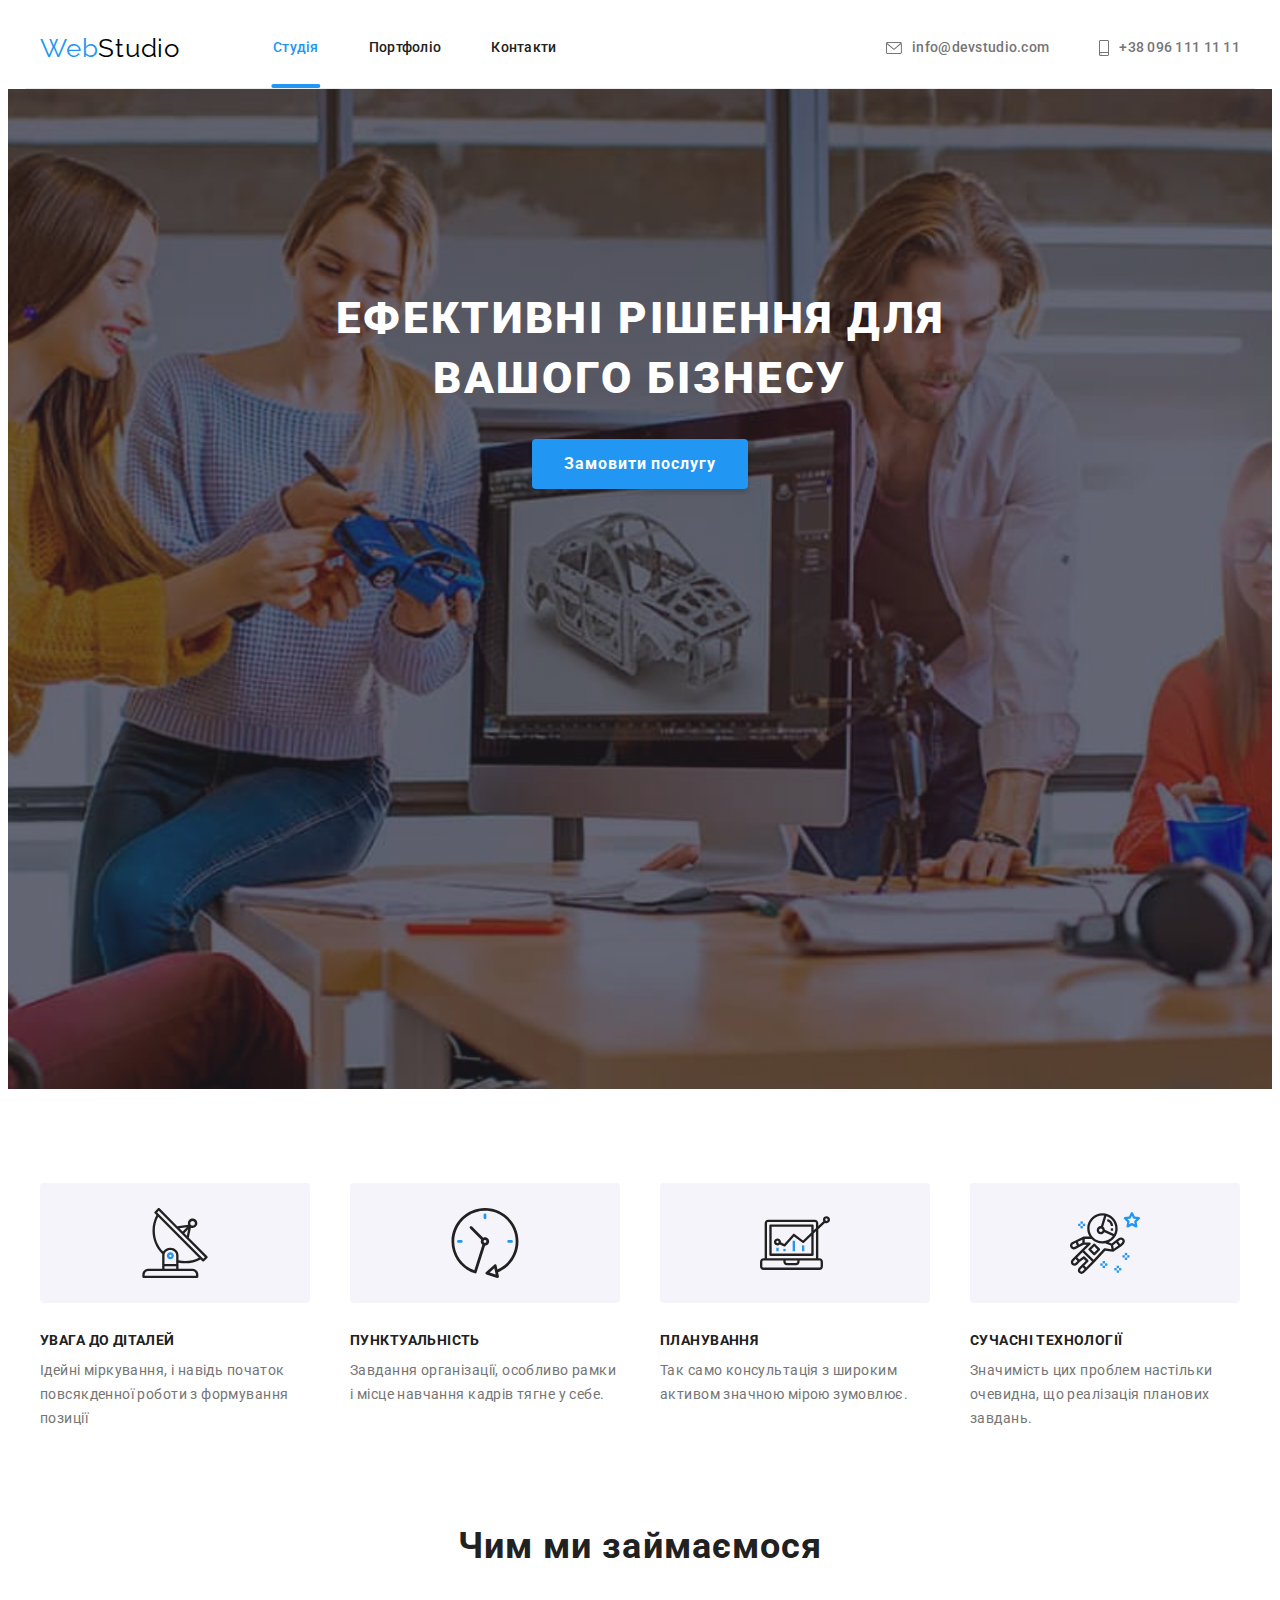
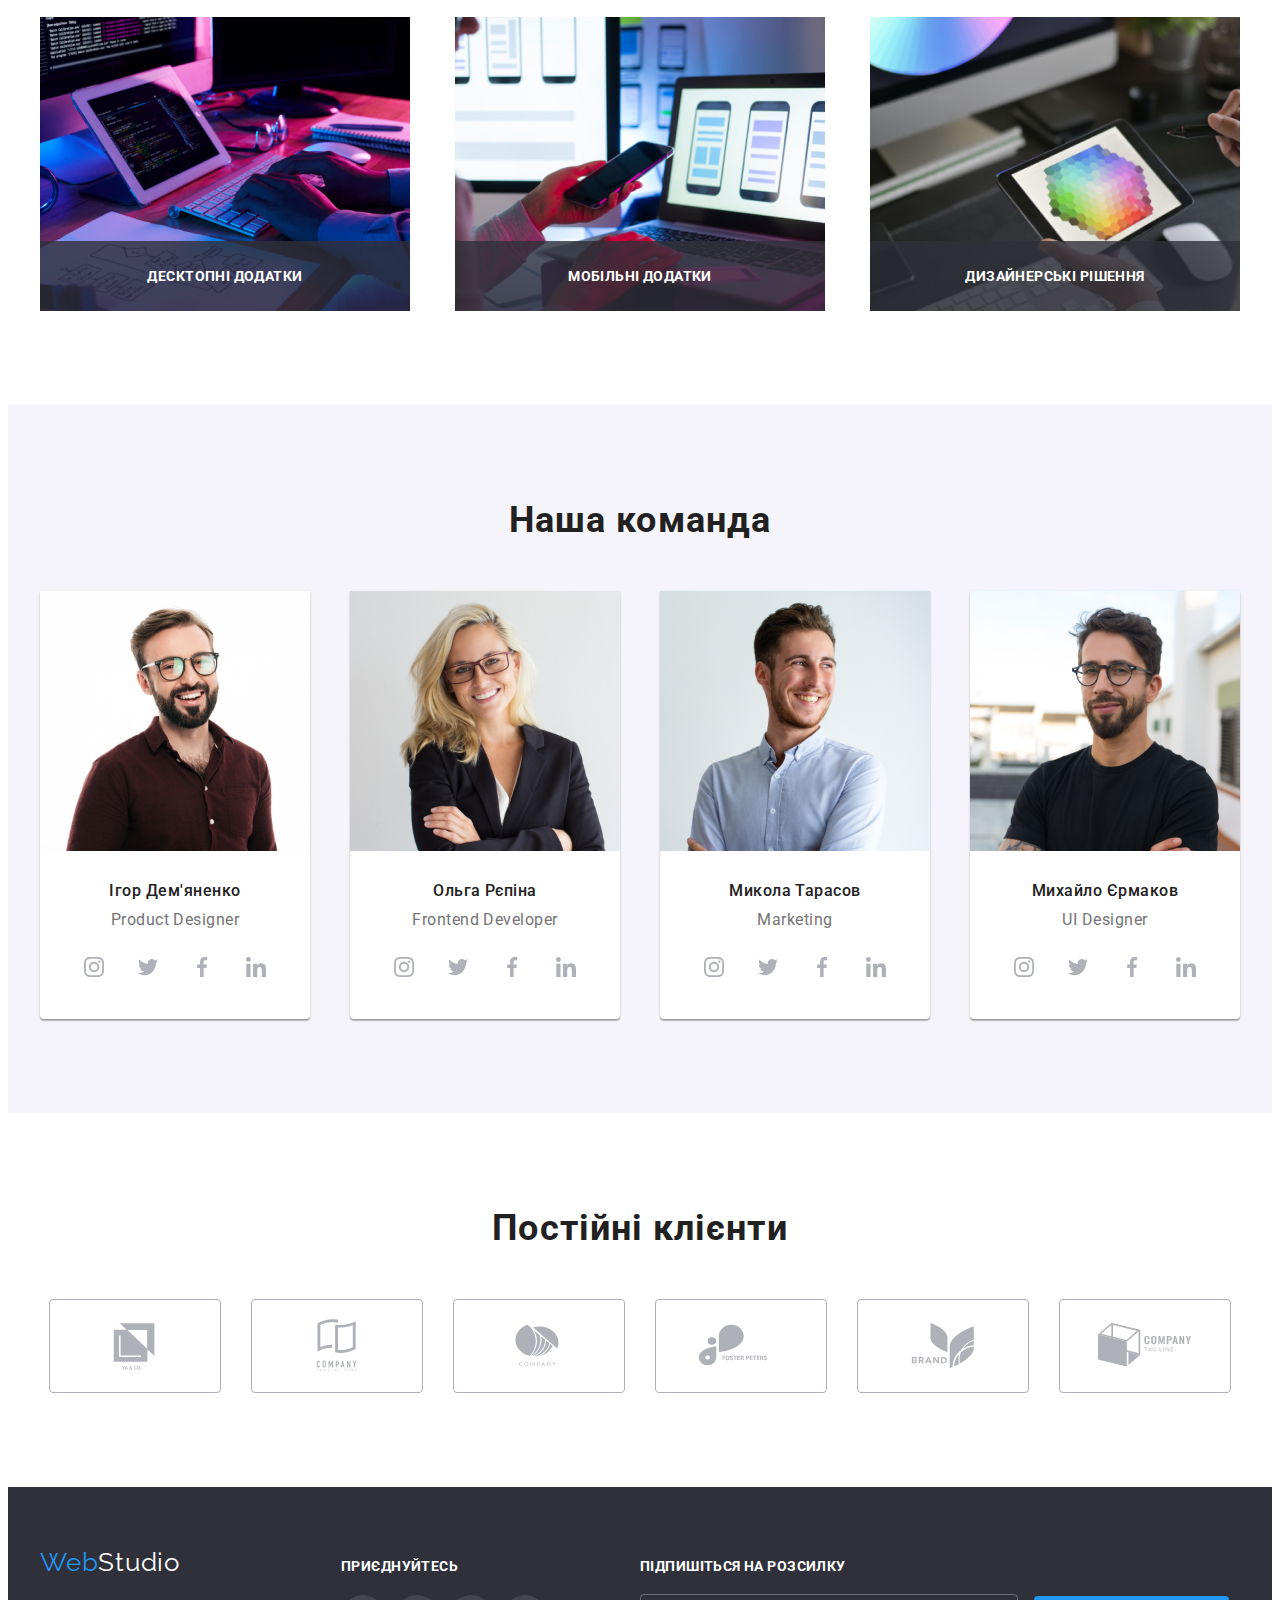
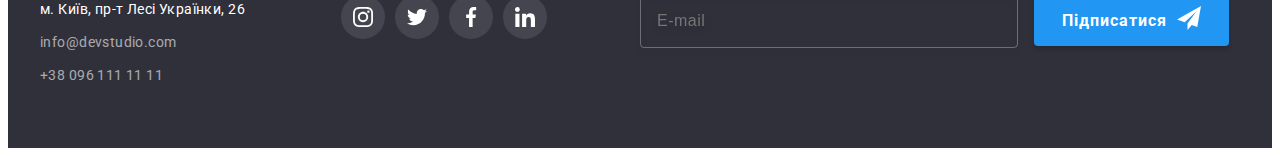
<file: index.html>
<!DOCTYPE html>
<html lang="uk">
  <head>
    <meta charset="UTF-8" />
    <meta http-equiv="X-UA-Compatible" content="IE=edge" />
    <meta name="viewport" content="width=device-width, initial-scale=1.0" />
    <title>Document</title>
    <!--modern-normalize-->
    <link
      rel="stylesheet"
      href="https://cdnjs.cloudflare.com/ajax/libs/modern-normalize/1.1.0/modern-normalize.min.css"
      integrity="sha512-wpPYUAdjBVSE4KJnH1VR1HeZfpl1ub8YT/NKx4PuQ5NmX2tKuGu6U/JRp5y+Y8XG2tV+wKQpNHVUX03MfMFn9Q=="
      crossorigin="anonymous"
      referrerpolicy="no-referrer"
    />
    <link rel="preconnect" href="https://fonts.googleapis.com" />
    <link rel="preconnect" href="https://fonts.gstatic.com" crossorigin />
    <link
      href="https://fonts.googleapis.com/css2?family=Raleway:wght@700&family=Roboto:wght@400;500;700;900&display=swap"
      rel="stylesheet"
    />
    <link rel="stylesheet" href="./css/styles.css" />
  </head>

  <body>
    <header class="header">
      <div class="header__container container">
        <a class="logo header__logo link" href="./index.html" lang="en">
          Web<span class="logo--black">Studio</span>
        </a>
        <nav class="nav">
          <ul class="nav__list list">
            <li class="nav__item">
              <a href="./index.html" class="nav__link  nav__link--current nav__link--current-line link">Студія</a>
            </li>
            <li class="nav__item">
              <a href="./portfolio.html" class="nav__link link">Портфоліо</a>
            </li>
            <li class="nav__item">
              <a href="./contacts.html" class="nav__link link">Контакти</a>
            </li>
          </ul>
        </nav>
        <ul class="header__group list">
          <li>
            <a href="mailto:info@devstudio.com" class="header__contacts link">
              <svg class="header__email" width="16" height="12">
                <use href="./images/icons.svg#icon-envelope"></use></svg>
                info@devstudio.com
            </a>
          </li>
          <li>
            <a href="tel:+380961111111" class="header__contacts link">
              <svg class="header__phone" width="10" height="16">
                <use href="./images/icons.svg#icon-smartphone"></use></svg>
                +38 096 111 11 11
            </a>
          </li>
        </ul>
      </div>
    </header>
    <main>
      <section class="hero">
        <div class="hero__container container">
          <h1 class="hero__title">ЕФЕКТИВНІ РІШЕННЯ ДЛЯ ВАШОГО БІЗНЕСУ</h1>
          <button type="button" data-modal-open class="hero__btn">Замовити послугу</button>
        </div>
      </section>

      <!--Modal window-->

      <div class="backdrop is-hidden" data-modal>
        <div class="modal">
          <button class="modal__btn" data-modal-close> 
            <svg class="modal-icon"  width="18" height="18">
              <use href="./images/icons.svg#close-icon"></use>
            </svg>
          </button>


          <strong class="modal-label">Залиште свої дані, ми вам передзвонимо</strong>
          <form class="modal-form" name="modal_form">
            <div class="modal-form-group" role="group">
              <label class="modal-form-label" for="user_name">Ім'я</label>
              <div class="modal-form-wrapper">
                <input class="modal-form-field" name="user_name" type="text" id="user_name">
                <svg class="modal-form-icon" width="18" height="18">
                  <use href="./images/icons.svg#icon-person"></use>
                </svg>
              </div>
              <label class="modal-form-label" for="user_phone">Телефон</label>
              <div class="modal-form-wrapper">
                <input class="modal-form-field" name="user_phone" type="text" id="user_phone">
                <svg class="modal-form-icon" width="18" height="18">
                  <use href="./images/icons.svg#icon-receiver"></use>
                </svg>
              </div>
              <label class="modal-form-label" for="user_mail">Пошта</label>
              <div class="modal-form-wrapper">
                <input class="modal-form-field" name="user_mail" type="text" id="user_mail">
                <svg class="modal-form-icon" width="18" height="18">
                  <use href="./images/icons.svg#icon-email"></use>
                </svg>
              </div>
              <label class="modal-form-label" for="user_message">Коментар</label>
              <textarea 
                class="modal-form-message"
                name="user_message" 
                id="user_message" 
                rows="6"
                placeholder="Введіть текст">
              </textarea>
            </div>

            <div class="modal-form-agreement" role="group">
              <input class="modal-form-checkbox" name="user_agreement" type="checkbox" id="user_agreement">
              <label class="modal-form-agreement-disc" for="user_agreement">
                Погоджуюся з розсилкою та приймаю 
                <a class="modal-form-agreement-link" href="">Умови договору</a>
              </label>
              <button class="modal-form-btn" type="submit">Відправити</button>
            </div>
        
          </form>
        </div>
      </div>

      <section class="advantages">
        <div class="container">
          <ul class="advantage__list list">
            <li class="advantage__item">
              <div class="advantages__image">
                <svg class="advantages__icon" width="70" height="70">
                  <use href="./images/icons.svg#icon-antenna"></use>
                </svg>
              </div>
              <h3 class="advantage__title">УВАГА ДО ДІТАЛЕЙ</h3>
              <p class="advantage__text">
                Ідейні міркування, і навідь початок повсякденної роботи з формування позиції
              </p>
            </li>

            <li class="advantage__item">
              <div class="advantages__image">
                <svg class="advantages__icon" width="70" height="70">
                  <use href="./images/icons.svg#icon-clock"></use>
                </svg>
              </div>
              <h3 class="advantage__title">ПУНКТУАЛЬНІСТЬ</h3>
              <p class="advantage__text">
                Завдання організації, особливо рамки і місце навчання кадрів тягне у себе.
              </p>
            </li>

            <li class="advantage__item">
              <div class="advantages__image">
                <svg class="advantages__icon" width="70" height="70">
                  <use href="./images/icons.svg#icon-diagram"></use>
                </svg>
              </div>
              <h3 class="advantage__title">ПЛАНУВАННЯ</h3>
              <p class="advantage__text">
                Так само консультація з широким активом значною мірою зумовлює.
              </p>
            </li>

            <li class="advantage__item">
              <div class="advantages__image">
                <svg class="advantages__icon" width="70" height="70">
                  <use href="./images/icons.svg#icon-astronaut"></use>
                </svg>
              </div>
              <h3 class="advantage__title">СУЧАСНІ ТЕХНОЛОГІЇ</h3>
              <p class="advantage__text">
                Значимість цих проблем настільки очевидна, що реалізація планових завдань.
              </p>
            </li>
          </ul>
        </div>
      </section>

      <section class="about-work">
        <div class="about-work__container container">
          <h2 class="about-work__title">Чим ми займаємося</h2>
          <ul class="about-work__photos list">
            <li class="about-work__photo-box">
              <a href="">
                <img src="./images/img1.png" alt="програміст с ноутбуком" width="370"/>
              </a>
              <div class="about-work__overlay">
                <p class="about-work__overlay-text">Десктопні додатки</p>
              </div>
            </li>
            <li class="about-work__photo-box">
              <a href="">
                <img src="./images/img2.png" alt="програміст с телефоном" width="370"/>
              </a>
              <div class="about-work__overlay">
                <p class="about-work__overlay-text">Мобільні додатки</p>
              </div>
            </li>
            <li class="about-work__photo-box">
              <a href=""> 
                <img src="./images/img3.png" alt="програміст с планшетом" width="370"/>
              </a>
              <div class="about-work__overlay">
                <p class="about-work__overlay-text">Дизайнерські рішення</p>
              </div>
            </li>
          </ul>
        </div>
      </section>

      <section class="work-team">
       <div class="container">
          <h2 class="work-team__title">Наша команда</h2>
          <ul class="work-team__list list">
            <li class="work-team__card">
              <img src="./images/team1.jpg" alt="Ігор Дем'яненко" width="270" />
              <div class="work-team__information">
                <h3 class="work-team__name">Ігор Дем'яненко</h3>
                <p lang="en" class="work-team__occupation">Product Designer</p>
                <ul class="work-team__contacts list">
                  <li class="work-team__social">
                    <a
                      class="social-link link"
                      href="https://www.instagram.com"
                      target="_blank"
                      rel="noopener norefferer"
                      aria-label="Instagram icon"
                    >
                      <svg class="social__icons" width="20" height="20">
                        <use href="./images/icons.svg#icon-instagram"></use>
                      </svg>
                    </a>
                  </li>

                  <li class="work-team__social">
                    <a
                      class="social-link link"
                      href="https://twitter.com"
                      target="_blank"
                      rel="noopener norefferer"
                      aria-label="Twitter icon"
                    >
                      <svg class="social__icons" width="20" height="20">
                        <use href="./images/icons.svg#icon-twitter"></use>
                      </svg>
                    </a>
                  </li>

                  <li class="work-team__social">
                    <a
                      class="social-link link"
                      href="https://m.facebook.com"
                      target="_blank"
                      rel="noopener norefferer"
                      aria-label="facebook icon"
                    >
                      <svg class="social__icons" width="20" height="20">
                        <use href="./images/icons.svg#icon-facebook"></use>
                      </svg>
                    </a>
                  </li>

                  <li class="work-team__social">
                    <a
                      class="social-link link"
                      href="https://www.linkedin.com"
                      target="_blank"
                      rel="noopener norefferer"
                      aria-label="Linkedin icon"
                    >
                      <svg class="social__icons" width="20" height="20">
                        <use href="./images/icons.svg#icon-linkedin"></use>
                      </svg>
                    </a>
                  </li>
                </ul>
              </div>
            </li>
            <li class="work-team__card">
              <img src="./images/team2.jpg" alt="Ольга Рєпіна" width="270" />
              <div class="work-team__information">
                <h3 class="work-team__name">Ольга Рєпіна</h3>
                <p lang="en" class="work-team__occupation">Frontend Developer</p>
                <ul class="work-team__contacts list">
                  <li class="work-team__social">
                    <a
                      class="social-link link"
                      href="https://www.instagram.com"
                      target="_blank"
                      rel="noopener norefferer"
                      aria-label="Instagram icon"
                    >
                      <svg class="social__icons" width="20" height="20">
                        <use href="./images/icons.svg#icon-instagram"></use>
                      </svg>
                    </a>
                  </li>

                  <li class="work-team__social">
                    <a
                      class="social-link link"
                      href="https://twitter.com"
                      target="_blank"
                      rel="noopener norefferer"
                      aria-label="Twitter icon"
                    >
                      <svg class="social__icons" width="20" height="20">
                        <use href="./images/icons.svg#icon-twitter"></use>
                      </svg>
                    </a>
                  </li>

                  <li class="work-team__social">
                    <a
                      class="social-link link"
                      href="https://m.facebook.com"
                      target="_blank"
                      rel="noopener norefferer"
                      aria-label="facebook icon"
                    >
                      <svg class="social__icons" width="20" height="20">
                        <use href="./images/icons.svg#icon-facebook"></use>
                      </svg>
                    </a>
                  </li>

                  <li class="work-team__social">
                    <a
                      class="social-link link"
                      href="https://www.linkedin.com"
                      target="_blank"
                      rel="noopener norefferer"
                      aria-label="Linkedin icon"
                    >
                      <svg class="social__icons" width="20" height="20">
                        <use href="./images/icons.svg#icon-linkedin"></use>
                      </svg>
                    </a>
                  </li>
                </ul>
              </div>
            </li>
            <li class="work-team__card">
              <img src="./images/team3.jpg" alt="Микола Тарасов" width="270" />
              <div class="work-team__information">
                <h3 class="work-team__name">Микола Тарасов</h3>
                <p lang="en" class="work-team__occupation">Marketing</p>
                <ul class="work-team__contacts list">
                  <li class="work-team__social">
                    <a
                      class="social-link link"
                      href="https://www.instagram.com"
                      target="_blank"
                      rel="noopener norefferer"
                      aria-label="Instagram icon"
                    >
                      <svg class="social__icons" width="20" height="20">
                        <use href="./images/icons.svg#icon-instagram"></use>
                      </svg>
                    </a>
                  </li>

                  <li class="work-team__social">
                    <a
                      class="social-link link"
                      href="https://twitter.com"
                      target="_blank"
                      rel="noopener norefferer"
                      aria-label="Twitter icon"
                    >
                      <svg class="social__icons" width="20" height="20">
                        <use href="./images/icons.svg#icon-twitter"></use>
                      </svg>
                    </a>
                  </li>

                  <li class="work-team__social">
                    <a
                      class="social-link link"
                      href="https://m.facebook.com"
                      target="_blank"
                      rel="noopener norefferer"
                      aria-label="facebook icon"
                    >
                      <svg class="social__icons" width="20" height="20">
                        <use href="./images/icons.svg#icon-facebook"></use>
                      </svg>
                    </a>
                  </li>

                  <li class="work-team__social">
                    <a
                      class="social-link link"
                      href="https://www.linkedin.com"
                      target="_blank"
                      rel="noopener norefferer"
                      aria-label="Linkedin icon"
                    >
                      <svg class="social__icons" width="20" height="20">
                        <use href="./images/icons.svg#icon-linkedin"></use>
                      </svg>
                    </a>
                  </li>
                </ul>
              </div>
            </li>
            <li class="work-team__card">
              <img src="./images/team4.jpg" alt="Михайло Єрмаков" width="270" />
              <div class="work-team__information">
                <h3 class="work-team__name">Михайло Єрмаков</h3>
                <p lang="en" class="work-team__occupation">UI Designer</p>
                <ul class="work-team__contacts list">
                  <li class="work-team__social">
                    <a
                      class="social-link link"
                      href="https://www.instagram.com"
                      target="_blank"
                      rel="noopener norefferer"
                      aria-label="Instagram icon"
                    >
                      <svg class="social__icons" width="20" height="20">
                        <use href="./images/icons.svg#icon-instagram"></use>
                      </svg>
                    </a>
                  </li>

                  <li class="work-team__social">
                    <a
                      class="social-link link"
                      href="https://twitter.com"
                      target="_blank"
                      rel="noopener norefferer"
                      aria-label="Twitter icon"
                    >
                      <svg class="social__icons" width="20" height="20">
                        <use href="./images/icons.svg#icon-twitter"></use>
                      </svg>
                    </a>
                  </li>

                  <li class="work-team__social">
                    <a
                      class="social-link link"
                      href="https://m.facebook.com"
                      target="_blank"
                      rel="noopener norefferer"
                      aria-label="facebook icon"
                    >
                      <svg class="social__icons" width="20" height="20">
                        <use href="./images/icons.svg#icon-facebook"></use>
                      </svg>
                    </a>
                  </li>

                  <li class="work-team__social">
                    <a
                      class="social-link link"
                      href="https://www.linkedin.com"
                      target="_blank"
                      rel="noopener norefferer"
                      aria-label="Linkedin icon"
                    >
                      <svg class="social__icons" width="20" height="20">
                        <use href="./images/icons.svg#icon-linkedin"></use>
                      </svg>
                    </a>
                  </li>
                </ul>
              </div>
            </li>
          </ul>
        </div>
      </section>

      <section class="clients-area">
        <div class="container">
          <h2 class="clients-area__title">Постійні клієнти</h2>
          <ul class="clients-area__list list">
            <li class="clients-area__item">
                <a class="clients-area__link"  href="">
                  <svg class="clients-area__logo" width="106" height="60">
                  <use href="./images/icons.svg#icon-Logo"></use>
                  </svg>
                </a>
            </li>
            <li class="clients-list">
               <a class="clients-area__link" href="">
                <svg class="clients-area__logo" width="106" height="60">
                  <use href="./images/icons.svg#icon-Logo-1"></use>
                </svg>
              </a>
            </li>
            <li class="clients-list">
                <a class="clients-area__link" href="">
                  <svg class="clients-area__logo" width="106" height="60">
                    <use href="./images/icons.svg#icon-Logo-2"></use>
                  </svg>
                </a>
            </li>
            <li class="clients-list">
                <a class="clients-area__link" href="">
                  <svg class="clients-area__logo" width="106" height="60">
                    <use href="./images/icons.svg#icon-Logo-3"></use>
                  </svg>
                </a>
            </li>
            <li class="clients-list">
                <a class="clients-area__link" href="">
                  <svg class="clients-area__logo" width="106" height="60">
                    <use href="./images/icons.svg#icon-Logo-4"></use>
                  </svg>
                </a>
            </li>
            <li class="clients-list">
                <a class="clients-area__link" href="">
                  <svg class="clients-area__logo" width="106" height="60">
                    <use href="./images/icons.svg#icon-Logo-5"></use>
                  </svg>
                </a>
            </li>
          </ul>
        </div>
      </section>
    </main>


    <footer class="footer">
      <div class="container footer__container">
        <div class="footer__contacts">
          <a class="logo footer__logo link" href="./index.html" lang="en">
            Web<span class="logo--white">Studio</span>
          </a>
          <address class="address">
            <p class="address__location link">м. Київ, пр-т Лесі Українки, 26</p>
            <div class="address__mail-wrepper">
              <a class="address__email link" href="mailto:info@devstudio.com">info@devstudio.com</a><br />
            </div>
            <a class="address__tel link" href="tel:+380961111111">+38 096 111 11 11</a>
          </address>
        </div>
      

        <div class="fotter-socials">
          <h3 class="fotter-socials__title">ПРИЄДНУЙТЕСЬ</h3>
          <ul class="footer-socials__contact list">
            <li class="footer-item">
              <a class="social-link fotter-socials--social-link link" href="https://www.instagram.com" target="_blank" rel="noopener norefferer"
                aria-label="Instagram icon">
                <svg class="social__icons" width="20" height="20">
                  <use href="./images/icons.svg#icon-instagram"></use>
                  </svg>
              </a>
            </li>
          
            <li class="footer-item">
              <div class="footer__socials">
                <a class="social-link fotter-socials--social-link link" href="https://twitter.com" target="_blank" rel="noopener norefferer"
                  aria-label="Twitter icon">
                  <svg class="social__icons" width="20" height="20">
                    <use href="./images/icons.svg#icon-twitter"></use>
                  </svg>
                </a>
              </div>
            </li>
          
            <li class="footer-item">
              <a class="social-link fotter-socials--social-link link" href="https://m.facebook.com" target="_blank" rel="noopener norefferer"
                aria-label="facebook icon">
                <svg class="social__icons" width="20" height="20">
                  <use href="./images/icons.svg#icon-facebook"></use>
                </svg>
              </a>
            </li>
          
            <li class="footer-item">
              <a class="social-link fotter-socials--social-link link" href="https://www.linkedin.com" target="_blank" rel="noopener norefferer"
                aria-label="Linkedin icon">
                <svg class="social__icons" width="20" height="20">
                  <use href="./images/icons.svg#icon-linkedin"></use>
                </svg>
              </a>
            </li>
          </ul>
        </div>

        <div class="form">
          <p class="form__title">Підпишіться на розсилку</p>
          <label for="">
            <input class="form__field" type="text" name="footer-mail-subscribe" placeholder="E-mail">
          </label>
          <button class="form__btn" type="submit">
            Підписатися
            <svg class="form__icon" width="24" height="24">
              <use href="./images/icons.svg#icon-send"></use>
            </svg>
          </button>

        </div>
      </div>
    </footer>

    <script src="./js/modal.js"></script>
  </body>
</html>
</file>
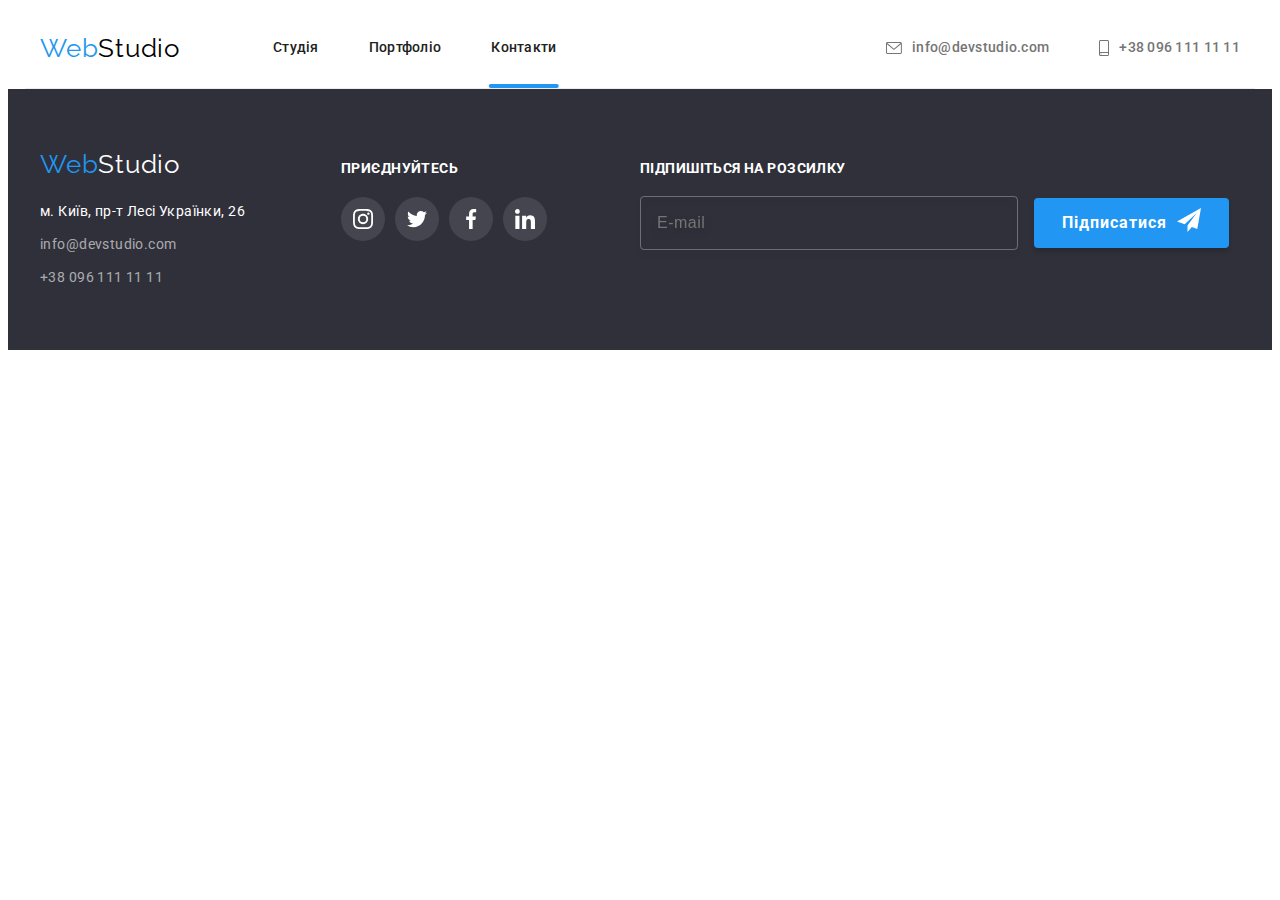
<file: contacts.html>
<!DOCTYPE html>
<html lang="uk">

<head>
    <meta charset="UTF-8">
    <meta http-equiv="X-UA-Compatible" content="IE=edge">
    <meta name="viewport" content="width=device-width, initial-scale=1.0">
    <title>Document</title>
    <!--modern-normalize-->
    <link rel="stylesheet" href="https://cdnjs.cloudflare.com/ajax/libs/modern-normalize/1.1.0/modern-normalize.min.css"
        integrity="sha512-wpPYUAdjBVSE4KJnH1VR1HeZfpl1ub8YT/NKx4PuQ5NmX2tKuGu6U/JRp5y+Y8XG2tV+wKQpNHVUX03MfMFn9Q=="
        crossorigin="anonymous" referrerpolicy="no-referrer" />
    <link rel="preconnect" href="https://fonts.googleapis.com">
    <link rel="preconnect" href="https://fonts.gstatic.com" crossorigin>
    <link href="https://fonts.googleapis.com/css2?family=Raleway:wght@700&family=Roboto:wght@400;500;700;900&display=swap" rel="stylesheet">
    <link rel="stylesheet" href="./css/styles.css">
</head>

<body>
    <header class="header">
        <div class="header__container container">
            <a class="logo header__logo link" href="./index.html" lang="en">
                Web<span class="logo--black">Studio</span>
            </a>
            <nav class="nav">
                <ul class="nav__list list">
                    <li class="nav__item">
                        <a href="./index.html" class="nav__link link">Студія</a>
                    </li>
                    <li class="nav__item">
                        <a href="./portfolio.html" class="nav__link link">Портфоліо</a>
                    </li>
                    <li class="nav__item">
                        <a href="./contacts.html" class="nav__link  .nav__link--current nav__link--current-line link">Контакти</a>
                    </li>
                </ul>
            </nav>
            <ul class="header__group list">
                <li>
                    <a href="mailto:info@devstudio.com" class="header__contacts link">
                        <svg class="header__email" width="16" height="12">
                            <use href="./images/icons.svg#icon-envelope"></use>
                        </svg>
                        info@devstudio.com
                    </a>
                </li>
                <li>
                    <a href="tel:+380961111111" class="header__contacts link">
                        <svg class="header__phone" width="10" height="16">
                            <use href="./images/icons.svg#icon-smartphone"></use>
                        </svg>
                        +38 096 111 11 11
                    </a>
                </li>
            </ul>
        </div>
    </header>
    <footer class="footer">
        <div class="container footer__container">
            <div class="footer__contacts">
                <a class="logo footer__logo link" href="./index.html" lang="en">
                    Web<span class="logo--white">Studio</span>
                </a>
                <address class="address">
                    <p class="address__location link">м. Київ, пр-т Лесі Українки, 26</p>
                    <div class="address__mail-wrepper">
                        <a class="address__email link" href="mailto:info@devstudio.com">info@devstudio.com</a><br />
                    </div>
                    <a class="address__tel link" href="tel:+380961111111">+38 096 111 11 11</a>
                </address>
            </div>
    
    
            <div class="fotter-socials">
                <h3 class="fotter-socials__title">ПРИЄДНУЙТЕСЬ</h3>
                <ul class="footer-socials__contact list">
                    <li class="footer-item">
                        <a class="social-link fotter-socials--social-link link" href="https://www.instagram.com"
                            target="_blank" rel="noopener norefferer" aria-label="Instagram icon">
                            <svg class="social__icons" width="20" height="20">
                                <use href="./images/icons.svg#icon-instagram"></use>
                            </svg>
                        </a>
                    </li>
    
                    <li class="footer-item">
                        <div class="footer__socials">
                            <a class="social-link fotter-socials--social-link link" href="https://twitter.com"
                                target="_blank" rel="noopener norefferer" aria-label="Twitter icon">
                                <svg class="social__icons" width="20" height="20">
                                    <use href="./images/icons.svg#icon-twitter"></use>
                                </svg>
                            </a>
                        </div>
                    </li>
    
                    <li class="footer-item">
                        <a class="social-link fotter-socials--social-link link" href="https://m.facebook.com"
                            target="_blank" rel="noopener norefferer" aria-label="facebook icon">
                            <svg class="social__icons" width="20" height="20">
                                <use href="./images/icons.svg#icon-facebook"></use>
                            </svg>
                        </a>
                    </li>
    
                    <li class="footer-item">
                        <a class="social-link fotter-socials--social-link link" href="https://www.linkedin.com"
                            target="_blank" rel="noopener norefferer" aria-label="Linkedin icon">
                            <svg class="social__icons" width="20" height="20">
                                <use href="./images/icons.svg#icon-linkedin"></use>
                            </svg>
                        </a>
                    </li>
                </ul>
            </div>
    
            <div class="form">
                <p class="form__title">Підпишіться на розсилку</p>
                <label for="">
                    <input class="form__field" type="text" name="footer-mail-subscribe" placeholder="E-mail">
                </label>
                <button class="form__btn" type="submit">
                    Підписатися
                    <svg class="form__icon" width="24" height="24">
                        <use href="./images/icons.svg#icon-send"></use>
                    </svg>
                </button>
    
            </div>
        </div>
    </footer>

</body>

</html>
</file>
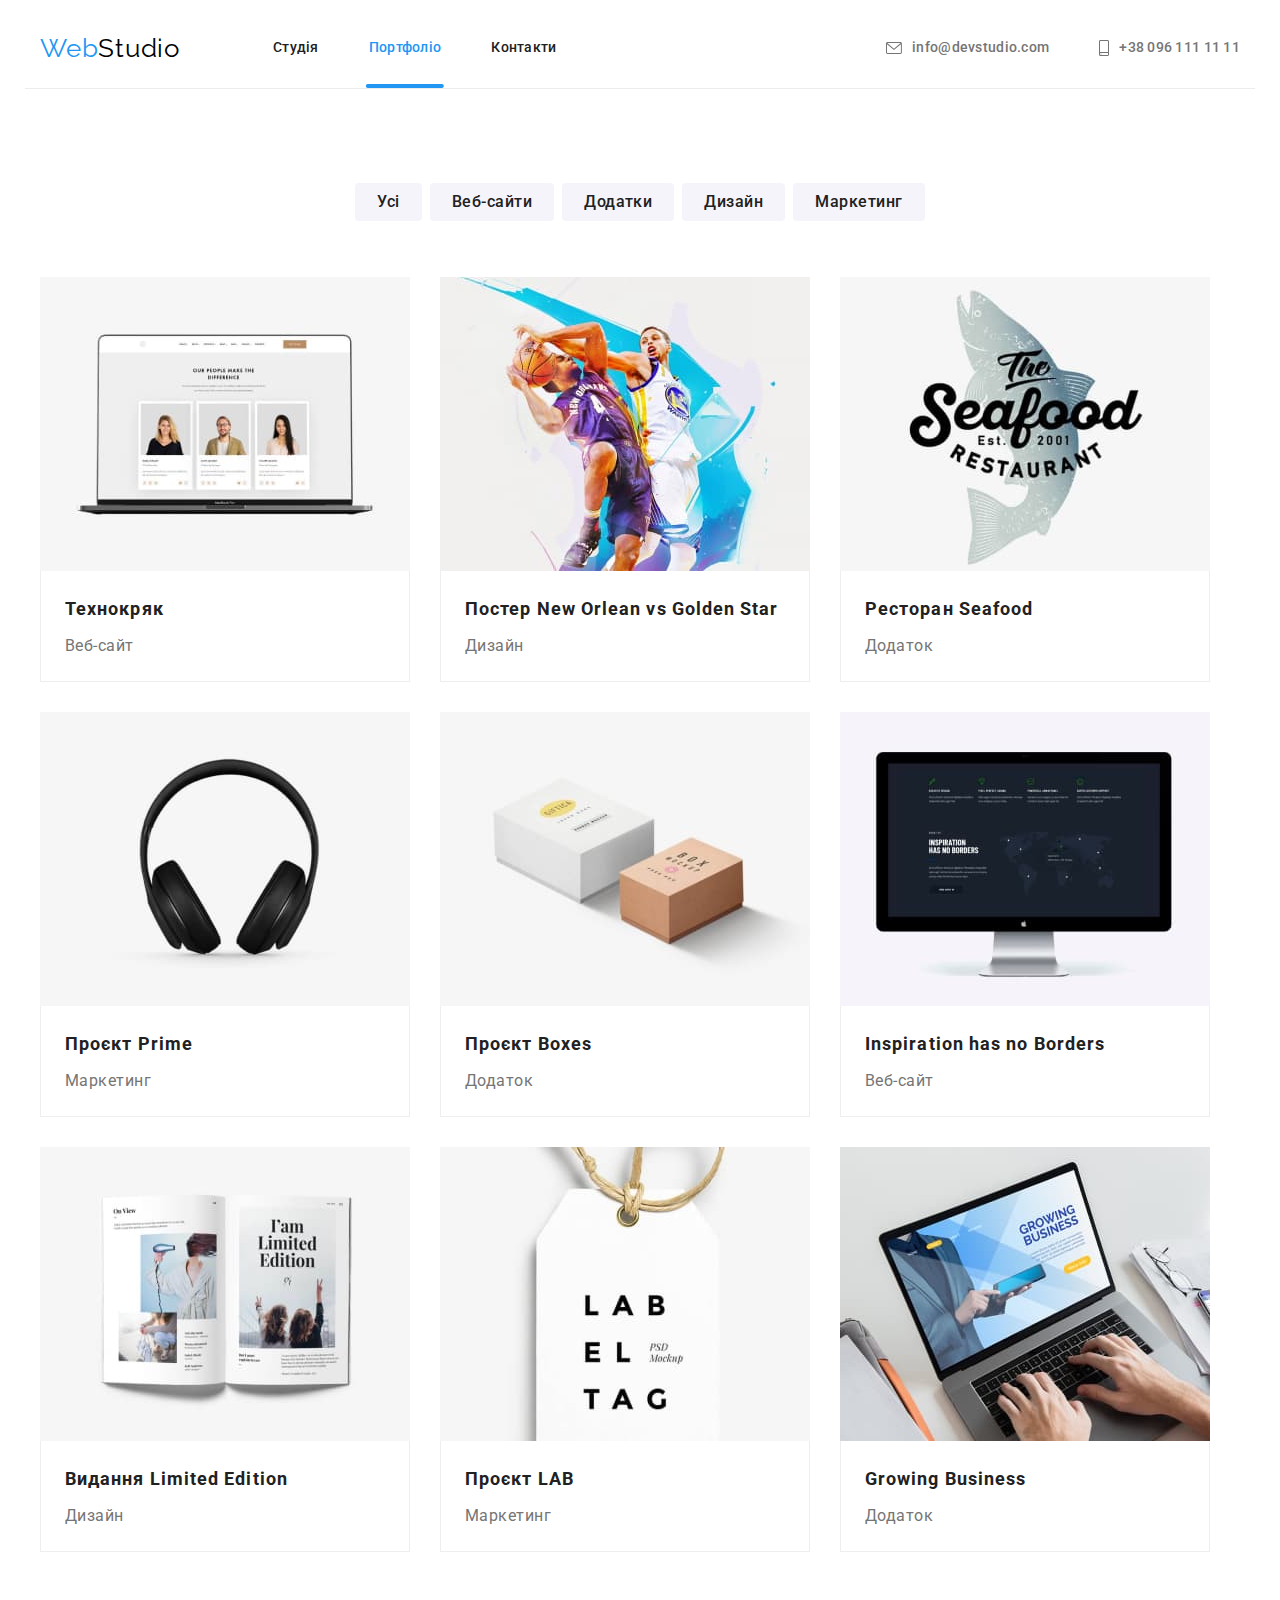
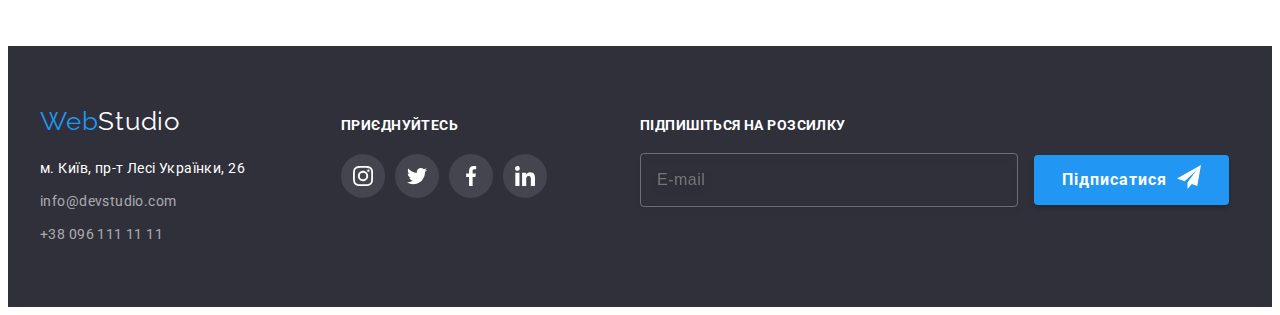
<file: portfolio.html>
<!DOCTYPE html>
<html lang="uk">
<head>
    <meta charset="UTF-8">
    <meta http-equiv="X-UA-Compatible" content="IE=edge">
    <meta name="viewport" content="width=device-width, initial-scale=1.0">
    <title>Document</title>
    <!--modern-normalize-->
    <link rel="stylesheet" href="https://cdnjs.cloudflare.com/ajax/libs/modern-normalize/1.1.0/modern-normalize.min.css"
        integrity="sha512-wpPYUAdjBVSE4KJnH1VR1HeZfpl1ub8YT/NKx4PuQ5NmX2tKuGu6U/JRp5y+Y8XG2tV+wKQpNHVUX03MfMFn9Q=="
        crossorigin="anonymous" referrerpolicy="no-referrer" />
    <!--Fonts-->
    <link rel="preconnect" href="https://fonts.googleapis.com">
    <link rel="preconnect" href="https://fonts.gstatic.com" crossorigin>
    <link href="https://fonts.googleapis.com/css2?family=Raleway:wght@700&family=Roboto:wght@400;500;700;900&display=swap" rel="stylesheet">
    <link rel="stylesheet" href="./css/styles.css"> 
</head>
<body>
    <header class="line">
        <div class="header__container container">
            <a class="logo header__logo link" href="./index.html" lang="en">
                Web<span class="logo--black">Studio</span>
            </a>
            <nav class="nav">
                <ul class="nav__list list">
                    <li class="nav__item">
                        <a href="./index.html" class="nav__link link">Студія</a>
                    </li>
                    <li class="nav__item">
                        <a href="./portfolio.html" class="nav__link nav__link--current nav__link--current-line link">Портфоліо</a>
                    </li>
                    <li class="nav__item">
                        <a href="./contacts.html" class="nav__link link">Контакти</a>
                    </li>
                </ul>
            </nav>
            <ul class="header__group list">
                <li>
                    <a href="mailto:info@devstudio.com" class="header__contacts link ">
                        <svg class="header__email" width="16" height="12">
                            <use href="./images/icons.svg#icon-envelope"></use>
                        </svg>
                        info@devstudio.com
                    </a>
                </li>
                <li>
                    <a href="tel:+380961111111" class="header__contacts link">
                        <svg class="header__phone" width="10" height="16">
                            <use href="./images/icons.svg#icon-smartphone"></use>
                        </svg>
                        +38 096 111 11 11
                    </a>
                </li>
            </ul>
        </div>
    </header>

<main>

    <section class="project-list">
        <div class="container">
            <ul class="project-list__buttons list">
                <li><button type="button" class="project-list__selection">Усі</button></li>
                <li><button type="button" class="project-list__selection">Веб-сайти</button></li>
                <li><button type="button" class="project-list__selection">Додатки</button></li>
                <li><button type="button" class="project-list__selection">Дизайн</button></li>
                <li><button type="button" class="project-list__selection">Маркетинг</button></li>
            </ul>
            <ul class="portfolio">
                <li class="portfolio__item list">
                    <a href="" class="portfolio__link link">
                        <div class="portfolio__overlay-box">
                            <img src="./images/portfolio/img1.jpg" alt="Сторінка сайту з 3 фотографіями" width="370">
                            <p class="portfolio__overlay-photo">Ресурс пропонує комплексні пропозиції з різним рівнем функціоналу та сервісів. Все це дозволить відвідувачу отримати
                            вичерпні відомості про компанію чи приватну особу.</p>
                        </div>
                        <div class="portfolio__description">
                            <h2 class="potfrolio__title">Технокряк</h2>
                            <p class="portfolio__text">Веб-сайт</p>
                        </div>
                    </a>
                </li>
                <li class="portfolio__item list">
                    <a href="" class="portfolio__link link">
                        <div class="portfolio__overlay-box">
                            <img src="./images/portfolio/img2.jpg" alt="Баскетболисти" width="370">
                            <p class="portfolio__overlay-photo">Ресурс пропонує комплексні пропозиції з різним рівнем функціоналу та сервісів. Все це дозволить
                                відвідувачу отримати вичерпні відомості про компанію чи приватну особу.</p>
                        </div>
                        <div class="portfolio__description">
                            <h2 class="potfrolio__title">Постер New Orlean vs Golden Star</h2>
                            <p class="portfolio__text">Дизайн</p>
                        </div>
                    </a>
                </li>
                <li class="portfolio__item list">
                    <a href="" class="portfolio__link link">
                        <div class="portfolio__overlay-box">
                            <img src="./images/portfolio/img3.jpg" alt="Логотип ресторану з рибою" width="370">
                            <p class="portfolio__overlay-photo">Ресурс пропонує комплексні пропозиції з різним рівнем функціоналу та сервісів. Все це дозволить
                            відвідувачу отримати вичерпні відомості про компанію чи приватну особу.</p>
                        </div>
                        <div class="portfolio__description">
                            <h2 class="potfrolio__title">Ресторан Seafood</h2>
                            <p class="portfolio__text">Додаток</p>
                        </div>
                    </a>
                </li>
                <li class="portfolio__item list">
                    <a href="" class="portfolio__link link">
                        <div class="portfolio__overlay-box">
                            <img src="./images/portfolio/img4.jpg" alt="Навушники" width="370">
                            <p class="portfolio__overlay-photo">Ресурс пропонує комплексні пропозиції з різним рівнем функціоналу та сервісів. Все це дозволить
                                відвідувачу отримати вичерпні відомості про компанію чи приватну особу.</p>
                        </div>
                        <div class="portfolio__description">
                            <h2 class="potfrolio__title">Проєкт Prime</h2>
                            <p class="portfolio__text">Маркетинг</p>
                        </div>
                    </a>
                </li>
                <li class="portfolio__item list">
                    <a href="" class="portfolio__link link">
                        <div class="portfolio__overlay-box">
                            <img src="./images/portfolio/img5.jpg" alt="Два коробки, один білий, інший біжевий" width="370">
                            <p class="portfolio__overlay-photo">Ресурс пропонує комплексні пропозиції з різним рівнем функціоналу та сервісів. Все це дозволить
                                відвідувачу отримати вичерпні відомості про компанію чи приватну особу.</p>
                        </div>
                        <div class="portfolio__description">
                            <h2 class="potfrolio__title">Проєкт Boxes</h2>
                            <p class="portfolio__text">Додаток</p>
                        </div>
                    </a>
                </li>
                <li class="portfolio__item list"> 
                    <a href="" class="portfolio__link link">
                        <div class="portfolio__overlay-box">
                            <img src="./images/portfolio/img6.jpg" alt="Комп'ютер з сайтом та картою світу" width="370">
                            <p class="portfolio__overlay-photo">Ресурс пропонує комплексні пропозиції з різним рівнем функціоналу та сервісів. Все це дозволить
                                відвідувачу отримати вичерпні відомості про компанію чи приватну особу.</p>
                        </div>
                        <div class="portfolio__description">
                            <h2 class="potfrolio__title">Inspiration has no Borders</h2>
                            <p class="portfolio__text">Веб-сайт</p>
                        </div>
                    </a>
                </li>
                <li class="portfolio__item list">
                    <a href="" class="portfolio__link link">
                        <div class="portfolio__overlay-box">
                            <img src="./images/portfolio/img7.jpg" alt="Відкрита книжка" width="370">
                            <p class="portfolio__overlay-photo">Ресурс пропонує комплексні пропозиції з різним рівнем функціоналу та сервісів. Все це дозволить
                                відвідувачу отримати вичерпні відомості про компанію чи приватну особу.</p>
                        </div>
                        <div class="portfolio__description">
                            <h2 class="potfrolio__title">Видання Limited Edition</h2>
                            <p class="portfolio__text">Дизайн</p>
                        </div>
                    </a>
                </li>
                <li class="portfolio__item list">
                    <a href="" class="portfolio__link link">
                        <div class="portfolio__overlay-box">
                            <img src="./images/portfolio/img8.jpg" alt="Лейбл" width="370">
                            <p class="portfolio__overlay-photo">Ресурс пропонує комплексні пропозиції з різним рівнем функціоналу та сервісів. Все це дозволить
                                відвідувачу отримати вичерпні відомості про компанію чи приватну особу.</p>
                        </div>
                        <div class="portfolio__description">
                            <h2 class="potfrolio__title">Проєкт LAB</h2>
                            <p class="portfolio__text">Маркетинг</p>
                        </div>
                    </a>
                </li>
                <li class="portfolio__item list">
                    <a href="" class="portfolio__link link">
                        <div class="portfolio__overlay-box">
                            <img src="./images/portfolio/img9.jpg" alt="Робочий ноутбук" width="370">
                            <p class="portfolio__overlay-photo">Ресурс пропонує комплексні пропозиції з різним рівнем функціоналу та сервісів. Все це дозволить
                                відвідувачу отримати вичерпні відомості про компанію чи приватну особу.</p>
                        </div>
                    <div class="portfolio__description">
                        <h2 class="potfrolio__title">Growing Business</h2>
                        <p class="portfolio__text">Додаток</p>
                    </div>
                    </a>
                </li>
            </ul>
        </div>
    </section>

</main>

<footer class="footer">
    <div class="container footer__container">
        <div class="footer__contacts">
            <a class="logo footer__logo link" href="./index.html" lang="en">
                Web<span class="logo--white">Studio</span>
            </a>
            <address class="address">
                <p class="address__location link">м. Київ, пр-т Лесі Українки, 26</p>
                <div class="address__mail-wrepper">
                    <a class="address__email link" href="mailto:info@devstudio.com">info@devstudio.com</a><br />
                </div>
                <a class="address__tel link" href="tel:+380961111111">+38 096 111 11 11</a>
            </address>
        </div>


        <div class="fotter-socials">
            <h3 class="fotter-socials__title">ПРИЄДНУЙТЕСЬ</h3>
            <ul class="footer-socials__contact list">
                <li class="footer-item">
                    <a class="social-link fotter-socials--social-link link" href="https://www.instagram.com"
                        target="_blank" rel="noopener norefferer" aria-label="Instagram icon">
                        <svg class="social__icons" width="20" height="20">
                            <use href="./images/icons.svg#icon-instagram"></use>
                        </svg>
                    </a>
                </li>

                <li class="footer-item">
                    <div class="footer__socials">
                        <a class="social-link fotter-socials--social-link link" href="https://twitter.com"
                            target="_blank" rel="noopener norefferer" aria-label="Twitter icon">
                            <svg class="social__icons" width="20" height="20">
                                <use href="./images/icons.svg#icon-twitter"></use>
                            </svg>
                        </a>
                    </div>
                </li>

                <li class="footer-item">
                    <a class="social-link fotter-socials--social-link link" href="https://m.facebook.com"
                        target="_blank" rel="noopener norefferer" aria-label="facebook icon">
                        <svg class="social__icons" width="20" height="20">
                            <use href="./images/icons.svg#icon-facebook"></use>
                        </svg>
                    </a>
                </li>

                <li class="footer-item">
                    <a class="social-link fotter-socials--social-link link" href="https://www.linkedin.com"
                        target="_blank" rel="noopener norefferer" aria-label="Linkedin icon">
                        <svg class="social__icons" width="20" height="20">
                            <use href="./images/icons.svg#icon-linkedin"></use>
                        </svg>
                    </a>
                </li>
            </ul>
        </div>

        <div class="form">
            <p class="form__title">Підпишіться на розсилку</p>
            <label for="">
                <input class="form__field" type="text" name="footer-mail-subscribe" placeholder="E-mail">
            </label>
            <button class="form__btn" type="submit">
                Підписатися
                <svg class="form__icon" width="24" height="24">
                    <use href="./images/icons.svg#icon-send"></use>
                </svg>
            </button>

        </div>
    </div>
</footer>
 

</body>
</html>
</file>
<file: css/styles.css>
:root {
    --brand-color: #212121;
    --secondary-color: #2196F3; 
    --anim-speed:250ms
}

body{
    font-family: "Roboto", sans-serif; 
    color:  #757575;
    }

    /*----reset-atart*/

h1,
h2,
h3,
h4,
h5,
h6, 
p {
    margin: 0px;
}

.list{
    list-style: none;
    margin: 0px;
    padding: 0px;
}

.link {
    text-decoration: none;
    padding: 0px;
    margin: 0px;
}

img{
    display: block;
    padding: 0px;
}

.container{
    width: 1200px;
    padding-right: 15px;
    padding-left: 15px;
    margin-right: auto;
    margin-left: auto;
}

/*-----Header---*/

.header__container{
    display: flex;
    align-items: center;
    border-bottom: 1px solid #ECECEC;
}

.header__group {
    display: flex;
    align-items: center;
    gap: 50px;
}

.header__contacts {
    font-weight: 500;
    font-size: 14px;
    line-height: 1.14;
    letter-spacing: 0.02em;
    color: #757575;
    display: flex;
    padding-top: 32px;
    padding-bottom: 32px;
    align-items: center;
    gap: 10px;
    transition-duration: var(--anim-speed);
    transition-timing-function: cubic-bezier(0.4, 0, 0.2, 1)
}

.header__contacts:focus,
.header__contacts:hover {
    color: var(--secondary-color);
}

.header__phone,
.header__email {
    fill: currentColor;
}

.header__logo{
    margin-right: 93px;
}

.logo {
    font-family: 'Raleway';
    font-size: 26px;
    line-height: 1.19;   
    letter-spacing: 0.03em;
    color: var(--secondary-color);
    display: block;
}

.logo--black {
    color: #000000;
}

.nav{
    margin-right: auto;
}

.nav__list {
    display: flex;
    align-items: center;
    gap: 50px;
}

.nav__item {
    position: relative;
}

.nav__link {
    display: block;
    padding-top: 32px;
    padding-bottom: 32px;
    font-weight: 500;
    font-size: 14px;
    line-height: 1.14;
    letter-spacing: 0.02em;
    color: var(--brand-color);
    cursor:pointer;
    transition-duration: var(--anim-speed);
    transition-timing-function:cubic-bezier(0.4, 0, 0.2, 1);
}

.nav__link--current {
    color:var(--secondary-color);
}

.nav__link--current-line::after{
    content:'';
    display: block;
    position: absolute;
    left: 50%;
    bottom: 0;
    transform: translateX(-50%);
    width: 108%;
    height: 4px;
    border-radius: 2px;
    background: var(--secondary-color);
}

.nav__link:focus,
.nav__link:hover{
    color: var(--secondary-color);
}


/*------Hero------*/

.hero {
    max-width: 1600px;
    min-height: 600px;
    background-image: linear-gradient(to right, rgba(47, 48, 58, 0.4), rgba(47, 48, 58, 0.4)), url(../images/hero-background.jpg);
    background-color: #C4C4C4;
    background-repeat: no-repeat;
    background-position: center;
    background-size: cover;
    margin-right: auto;
    margin-left: auto;
    padding-top: 200px;
    padding-bottom: 200px;
}

.hero__title{
    margin-right: 338px;
    margin-bottom: 30px;
    margin-left: 252px;
    width: 696px;
    font-family: inherit;
    font-weight: 900;
    font-size: 44px;
    line-height: 1.36; 
    text-align: center; 
    letter-spacing: 0.06em;
    text-transform: uppercase;
    color: #FFFFFF;
}  

.hero__btn{
    font-family: 'Roboto';
    font-weight: 700;
    font-size: 16px;
    line-height: 1.88;
    display: block;
    align-items: center;
    text-align: center;
    letter-spacing: 0.06em;
    color: #FFFFFF;
    background: #2196F3;
    box-shadow: 0px 4px 4px rgba(0, 0, 0, 0.15);
    
    cursor: pointer;
    border-radius: 4px;
    padding: 10px 32px;
    margin: 0 auto;
    border-width: 0px;
    transition-duration: var(--anim-speed);
    transition-timing-function: cubic-bezier(0.4, 0, 0.2, 1)
}

.hero__btn:active,
.hero__btn:hover,
.hero__btn:focus{
    background: #188CE8;
    box-shadow: 0px 4px 4px rgba(0, 0, 0, 0.15);
    border-radius: 4px;
}


/*-------modal-window------*/

.backdrop{
    position:fixed;
    top: 0;
    left: 0;
    width: 100%;
    height: 100%;
    background: rgba(0, 0, 0, 0.2);
    z-index: 100;
    transition: var(--anim-speed) linear, visibility var(--anim-speed) linear;
}

.modal{
    position: absolute;
    top: 50%;
    left: 50%;
    transform: translateX(-50%) translateY(-50%);
    width: 528px;
    height: 581px;
    padding: 40px;
    background-color: #fff;
    box-shadow: 0px 1px 3px rgba(0, 0, 0, 0.12), 0px 1px 1px rgba(0, 0, 0, 0.14), 0px 2px 1px rgba(0, 0, 0, 0.2);
    border-radius: 4px;
    transition: transform var(--anim-speed), opacity var(--anim-speed);
}

.modal__btn{
    position: absolute;
    top: 14px;
    right: 14px;

    width: 30px;
    height: 30px;
    padding: 0;
    display: inline-flex;
    align-items: center;
    justify-content: center;
    cursor: pointer;
    background: #FFFFFF;
    border-radius: 50%;
    border: 1px solid rgba(0, 0, 0, 0.1);
    transition: fill var(--anim-speed);
}

.modal__btn:hover,
.modal__btn:focus{
   fill: var(--secondary-color);
}

.backdrop.is-hidden{
    opacity: 0;
    visibility: hidden;
    pointer-events: none;
}

.backdrop.is-hidden .modal{
    opacity: 0;
    transform: translateX(-50%) translateY(-70%);
}

.modal-form-group{
    margin-bottom: 20px;
}

.modal-label{
    display: block;
    text-align: center;
    margin-bottom: 12px;
    font-size: 20px;
    line-height: calc(23/20);
    letter-spacing: 0.03em;
    color: var(--brand-color);
}
.modal-form-label{
    display: block;
    font-size: 12px;
    margin-bottom: 4px;
    font-weight: 400;
    line-height: calc(14/10);
    letter-spacing: 0.01em;
    color: #757575;
}
.modal-form-wrapper{
    position: relative;
    margin-bottom: 10px;
}

.modal-form-field{
    width: 100%;
    height: 40px;
    border: 1px solid rgba(33, 33, 33, 0.2);
    border-radius: 4px;
    padding-left: 42px;
    padding-right: 42px;
    outline: 1px solid transparent;
    transition: outline var(--anim-speed), box-shadow;
}
.modal-form-field:focus{
    outline-color: var(--secondary-color);
    box-shadow: 0px 1px 3px rgba(0, 0, 0, 0.12), 0px 1px 1px rgba(0, 0, 0, 0.14), 0px 2px 1px rgba(0, 0, 0, 0.2);
}

.modal-form-icon{
    position: absolute;
    top: 50%;
    left: 12px;
    transform: translateY(-50%);
    transition: fill var(--anim-speed);
    
}
.modal-form-field:focus + .modal-form-icon{
    fill: var(--secondary-color);
}

.modal-form-message{
    display: block;
    width: 100%;
    height: 120px;
    resize: none;
    font-weight: 400;
    font-size: 12px;
    line-height: calc(14/12);
    letter-spacing: 0.01em;

    color: var(--brand-color);

    padding: 12px 16px;
    
    border: 1px solid rgba(33, 33, 33, 0.2);
    border-radius: 4px;
    transition: fill var(--anim-speed);
}

.modal-form-message:focus{
    outline-color: var(--secondary-color);
    box-shadow: 0px 1px 3px rgba(0, 0, 0, 0.12), 0px 1px 1px rgba(0, 0, 0, 0.14), 0px 2px 1px rgba(0, 0, 0, 0.2);
}

.modal-form-btn{
    font-family: 'Roboto';
    font-style: normal;
    font-weight: 700;
    font-size: 16px;
    line-height: calc(30/16);
    display: block;
    align-items: center;
    text-align: center;
    letter-spacing: 0.06em;
    color: #FFFFFF;
    background: #2196F3;
    box-shadow: 0px 4px 4px rgba(0, 0, 0, 0.15);
    border-radius: 4px;
    border: 0px;
    width: 200px;
    height: 50px;
    margin: 0 auto;
    margin-top: 30px;
    padding: 10px 52px;
    transition: background var(--anim-speed);
}

.modal-form-btn:hover,
.modal-form-btn:focus{
    background:#188CE8;
}

.modal-form-agreement{
    display: flex;
    flex-wrap: wrap;
    justify-content: center;
    align-items: center;
    gap: 7px;
    font-weight: 400;
    font-size: 14px;
    line-height: calc(24/14);
    letter-spacing: 0.03em;
    color: #757575;
    margin-bottom: 30px;
}

.modal-form-agreement-link{
    color: var(--secondary-color);
    text-underline-offset: 3px;
}

.modal-form-checkbox{
    appearance: none;
    width: 16px;
    height: 15px;
    background: #FFFFFF;
    border-radius: 2px;
    border: 1.75px solid var(--brand-color);
    background-position: center;
    background-repeat: no-repeat;
    background-size: 0;
    transition: background-size var(--anim-speed), background-color var(--anim-speed), border-color var(--anim-speed) ;
}
.modal-form-checkbox:checked{
    background-color: var(--secondary-color);
    border-color: #2196F3;
    background-image: 
    url("data:image/svg+xml,%3Csvg width='13' height='10' viewBox='0 0 13 10' fill='none' xmlns='http://www.w3.org/2000/svg'%3E%3Cpath d='M1.95703 4.75166L1.88825 4.68604L1.81923 4.75141L0.93123 5.59258L0.854858 5.66492L0.930974 5.73753L4.42671 9.07236L4.49574 9.1382L4.56476 9.07236L12.069 1.91352L12.1449 1.84116L12.069 1.76881L11.1873 0.927644L11.1183 0.861826L11.0493 0.927611L4.49577 7.17353L1.95703 4.75166Z' fill='white' stroke='white' stroke-width='0.2'/%3E%3C/svg%3E");
    background-size: 11px 8px;
}
.modal-form-agreement-disc{
    user-select: none;
}

 

/*-------advantage---------*/

.advantages{
    padding-top: 94px;
    padding-bottom: 94px;
}

.advantage__list{
    display: flex;
    justify-content:space-between;
}

.advantage__item{
    width: 270px;
}

.advantage__title {
    font-size: 14px;
    line-height: 1.14;
    letter-spacing: 0.03em;
    text-transform: uppercase;    
    color: var(--brand-color);
    margin-top: 30px;
    margin-bottom: 10px;
}

.advantage__text {
    font-size: 14px;
    line-height: 1.71;
    letter-spacing: 0.03em;
}

.advantages__image{
    display: flex;
    justify-content: center;
    align-items: center;
    height: 120px;
    background: #F5F4FA;
    border-radius: 4px;
}


/*-------About work----------*/

.about-work{
    padding-bottom: 94px;
}

.about-work__photos{
    display: flex;
    justify-content: space-between;
    gap: 30px;
    
}
.about-work__photo-box{
    position: relative;
}

.about-work__title {
    margin-bottom: 50px;
    font-size: 36px;
    line-height: 1.17;
    text-align: center;
    letter-spacing: 0.03em;
    color: var(--brand-color);
}

.about-work__overlay{
    position: absolute;
    bottom: 0;
    padding-top: 27px;
    padding-bottom: 27px;
    background-color: rgba(47, 48, 58, 0.8);
    width: 100%;
}

.about-work__overlay-text{
    font-family: 'Roboto';
    font-style: normal;
    font-weight: 700;
    font-size: 14px;
    line-height: calc(16/14);
    text-align: center;
    letter-spacing: 0.03em;
    text-transform: uppercase;
    color: #FFFFFF;
}


/*-------Work team----------*/

.work-team {
    background: #F5F4FA;
    padding-top: 94px;
    padding-bottom: 94px;
}

.work-team__card{
    background: #FFFFFF;
    box-shadow: 0px 1px 3px rgba(0, 0, 0, 0.12), 0px 1px 1px rgba(0, 0, 0, 0.14), 0px 2px 1px rgba(0, 0, 0, 0.2);
    border-radius: 0px 0px 4px 4px;
}

.work-team__title {
    font-size: 36px;
    line-height: 1.17;
    text-align: center;
    letter-spacing: 0.03em;
    color:var(--brand-color);
    margin-bottom: 50px;
}

.work-team__list{
    display:flex;
    justify-content: space-between;
    gap: 30px;
}
  

.work-team__name {
    font-weight: 500;
    font-size: 16px;
    line-height: 1.19;
    text-align: center;
    letter-spacing: 0.03em;
    color: var(--brand-color);
    margin-bottom: 10px;
}


.work-team__occupation {
    font-size: 16px;
    line-height: 1.19;
    text-align: center;
    letter-spacing: 0.03em;
   }

.work-team__information{
    padding-top: 30px;
    padding-bottom: 30px;
   }

.work-team__contacts{
    display: flex;
    justify-content: center;
    align-items: center;
    gap: 10px;
    margin-top: 16px;
}

.social-link{
    display: flex;
    justify-content: center;
    align-items: center;
    width: 44px;
    height: 44px;
    background-color: #ffffff;
    border-radius: 50%;
    color:#AFB1B8;
    transition-duration: var(--anim-speed);
    transition-timing-function: cubic-bezier(0.4, 0, 0.2, 1)
}
  
.social__icons{
    fill:currentColor
}

.social-link:hover, 
.social-link:focus{
    background-color: var(--secondary-color);
    color: #FFFFFF;
}



/*-------Clients---------*/

.clients-area__title{
    margin-bottom: 50px;
    font-size: 36px;
    line-height: 1.17;
    text-align: center;
    letter-spacing: 0.03em;    
    color: var(--brand-color);
}

.clients-area__list{
    display: flex;
    justify-content: center;
    align-items: center;
    gap: 30px;
}

.clients-area__logo{
    display: flex;
    justify-content: center;
    align-items: center;
    width: 106px;
    height: 60px;
    fill: #AFB1B8;
    transition-duration: var(--anim-speed);
    transition-timing-function: cubic-bezier(0.4, 0, 0.2, 1);
    
}

.clients-area__link{
    display: flex;
    justify-content: center;
    align-items: center;
    width: 170px;
    height: 92px;
    border: 1px solid #AFB1B8;
    border-radius: 4px;
    transition-duration: var(--anim-speed);
    transition-timing-function: cubic-bezier(0.4, 0, 0.2, 1);
}


.clients-area__link:hover,
.clients-area__link:focus{
    border: 1px solid #2196F3;
    border-radius: 4px;
    fill: var(--secondary-color);
}

.clients-area__link:focus .clients-area__logo,
.clients-area__link:hover .clients-area__logo{
    fill: var(--secondary-color);
}

.clients-area{
    padding-top: 94px;
    padding-bottom: 94px;
}

/*-------Footer----------*/

.footer{
    padding-top: 60px;
    padding-bottom: 60px;
    background-color: #2F303A;
    margin-right: auto;
    margin-left: auto;
}

.footer__container{
    display: flex;
    align-items: baseline;
    margin-left: auto;
}

.footer__contacts{
    justify-content: flex-start;
    align-items: center;
    margin-right: 70px;
    width: 231px;
}

.logo--white {
    color: #ffffff;
}

.address{
    margin-top: 20px;
}

.address__location{
    font-style: normal;
    font-size: 14px;
    line-height: 1.71;
    letter-spacing: 0.03em;
    color: #FFFFFF;
    margin-bottom: 9px;
}

.address__tel{
    font-style: normal;
    font-size: 14px;
    line-height: 1.71;
    letter-spacing: 0.03em;
    color: rgba(255, 255, 255, 0.6);
}


.address__email{
    font-style: normal;
    font-size: 14px;
    line-height: 1.71;
    letter-spacing: 0.03em;
    color: rgba(255, 255, 255, 0.6);
    margin-bottom: 9px;
}

.address__mail-wrepper{
    margin-bottom: 9px;
}

.fotter-socials{
    display: block;
    justify-content: baseline;
    align-items:flex-start;
    margin-right: 93px; 
}

.fotter-socials__title{
    display: block;
    font-size: 14px;
    line-height: 1.14;
    letter-spacing: 0.03em;
    text-transform: uppercase;
    color: #FFFFFF;
    margin-bottom: 20px;
}

.footer-socials__contact {
    display: flex;
    justify-content: center;
    align-items: center;
    gap: 10px;
    margin-top: 20px;
}

.fotter-socials--social-link{
    display: flex;
    background: rgba(255, 255, 255, 0.1);
    color: #ffffff;
}

.fotter-socials--social-link:hover,
.fotter-socials--social-link:focus{
    background-color: var(--secondary-color);
    
}

.form__title{
    font-family: 'Roboto';
    font-style: normal;
    font-weight: 700;
    font-size: 14px;
    line-height: calc(16/14);
    letter-spacing: 0.03em;
    text-transform: uppercase;
    color: #FFFFFF;
    margin-bottom: 20px;
}

.form__field{
    width: 358px;
    height: 50px;
    background-color: transparent;
    outline: transparent;
    border: 1px solid rgba(255, 255, 255, 0.3);
    filter: drop-shadow(0px 4px 4px rgba(0, 0, 0, 0.15));
    border-radius: 4px;
    font-weight: 400;
    font-size: 16px;
    line-height: calc(20/16);
    align-items: center;
    letter-spacing: 0.03em;
    color: rgba(255, 255, 255, 0.6);
    padding-left: 16px;
}

.form{
    display: block;
    left: 215px;
}
.form__btn{
    padding: 10px 62px 10px 28px;
    margin-left: 12px;
    background: #2196F3;
    box-shadow: 0px 4px 4px rgba(0, 0, 0, 0.15);
    border-radius: 4px;
    font-family: 'Roboto';
    font-style: normal;
    font-weight: 700;
    font-size: 16px;
    line-height: calc(30/16);
    letter-spacing: 0.06em;
    color: #FFFFFF;
    border: 0;
    outline: transparent;
    position: relative;
    transition-duration: var(--anim-speed);
    transition-timing-function: cubic-bezier(0.4, 0, 0.2, 1);
}
.form__icon{
    position: absolute;
    margin-left: 10px;  
}

.form__btn:hover,
.form__btn:focus{
    background-color: #188CE8;
}

/*---------Portfolio----------*/

.project-list {
    background: #FFFFFF;
    padding-top: 94px;
    padding-bottom: 94px;
}

.project-list__buttons{
    margin-bottom: 56px;
    display: flex;
    justify-content: center;
    gap: 8px;
}

.project-list__selection{
    font-family: 'Roboto';
    font-style: normal;
    font-weight: 500;
    font-size: 16px;
    line-height: 1.62;  
    text-align: center;
    letter-spacing: 0.03em;
    color: var(--brand-color);
    background: #F5F4FA;
    border-radius: 4px;
    padding: 6px 22px;
    border-width: 0px;
    min-height: 38px;
    transition-duration: var(--anim-speed);
    transition-timing-function: cubic-bezier(0.4, 0, 0.2, 1);
}

.project-list__selection:hover,
.project-list__selection:active{
    color: #FFFFFF;
    background: #2196F3;
    box-shadow: 0px 3px 1px rgba(0, 0, 0, 0.1), 0px 1px 2px rgba(0, 0, 0, 0.08), 0px 2px 2px rgba(0, 0, 0, 0.12);
    border-radius: 4px;
    cursor: pointer;
}

.portfolio{
    display: flex;
    flex-wrap: wrap;
    padding-left: 0px;
    gap: 30px;
    margin-top: 0px;
    margin-bottom: 0px;
}

.portfolio__item{
    flex-basis: calc((100%-60px)/3);
    flex-basis: 370px;
    max-width: 370px;
    transition-duration: var(--anim-speed);
    transition-timing-function: cubic-bezier(0.4, 0, 0.2, 1);
}

.portfolio__item:hover,
.portfolio__item:focus{
    box-shadow: 0px 1px 1px rgba(0, 0, 0, 0.12), 0px 4px 4px rgba(0, 0, 0, 0.06), 1px 4px 6px rgba(0, 0, 0, 0.16);
}

.potfrolio__title {
    margin-bottom: 4px;
    width: 370px;
    font-size: 18px;
    line-height: 2.00;
    letter-spacing: 0.06em;
    color: var(--brand-color);
}

.portfolio__text{
    width: 370px;
    font-size: 16px;
    line-height: 1.88;
    letter-spacing: 0.03em;
    color: #757575;
}

.portfolio__description{
    padding-top: 20px;
    padding-bottom: 20px;
    padding-left: 24px;
    background: #FFFFFF;
    border: 1px solid #EEEEEE;
    border-top: none;
}

.portfolio__overlay-box{
    position: relative;
    overflow: hidden;
}

.portfolio__overlay-photo{
    font-style: normal;
    font-weight: 400;
    font-size: 18px;
    line-height: calc(28/18);
    letter-spacing: 0.03em;
    color: #FFFFFF;
    background: rgba(33, 150, 243, 0.9);

    position:absolute;
    top: 0;
    bottom: 0;
    width:100%;
    height: 100%;
    padding: 63px 24px;
        
    transform: translateY(100%);
    transition: transform var(--anim-speed) ;
}

.portfolio__item:hover .portfolio__overlay-photo{
    transform: translateY(0);
    transition: transform var(--anim-speed) ease; 
}
</file>
